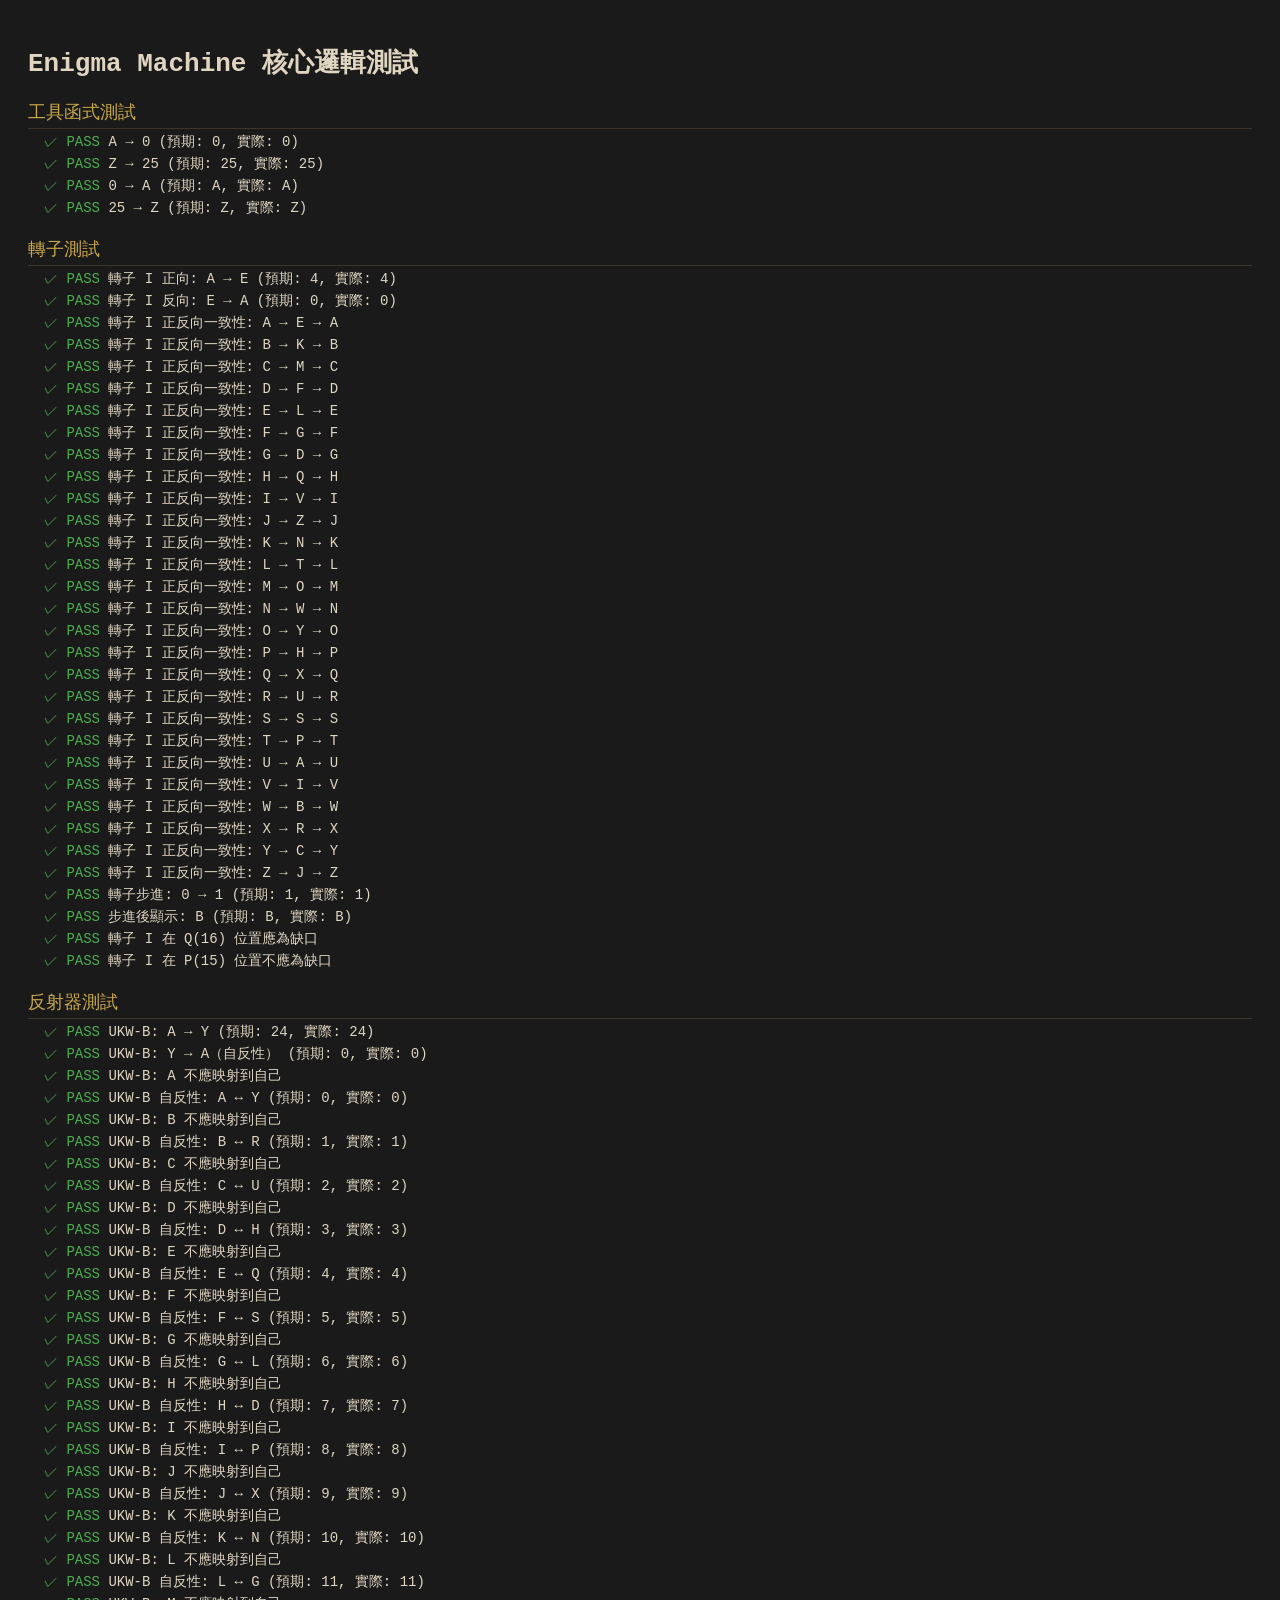
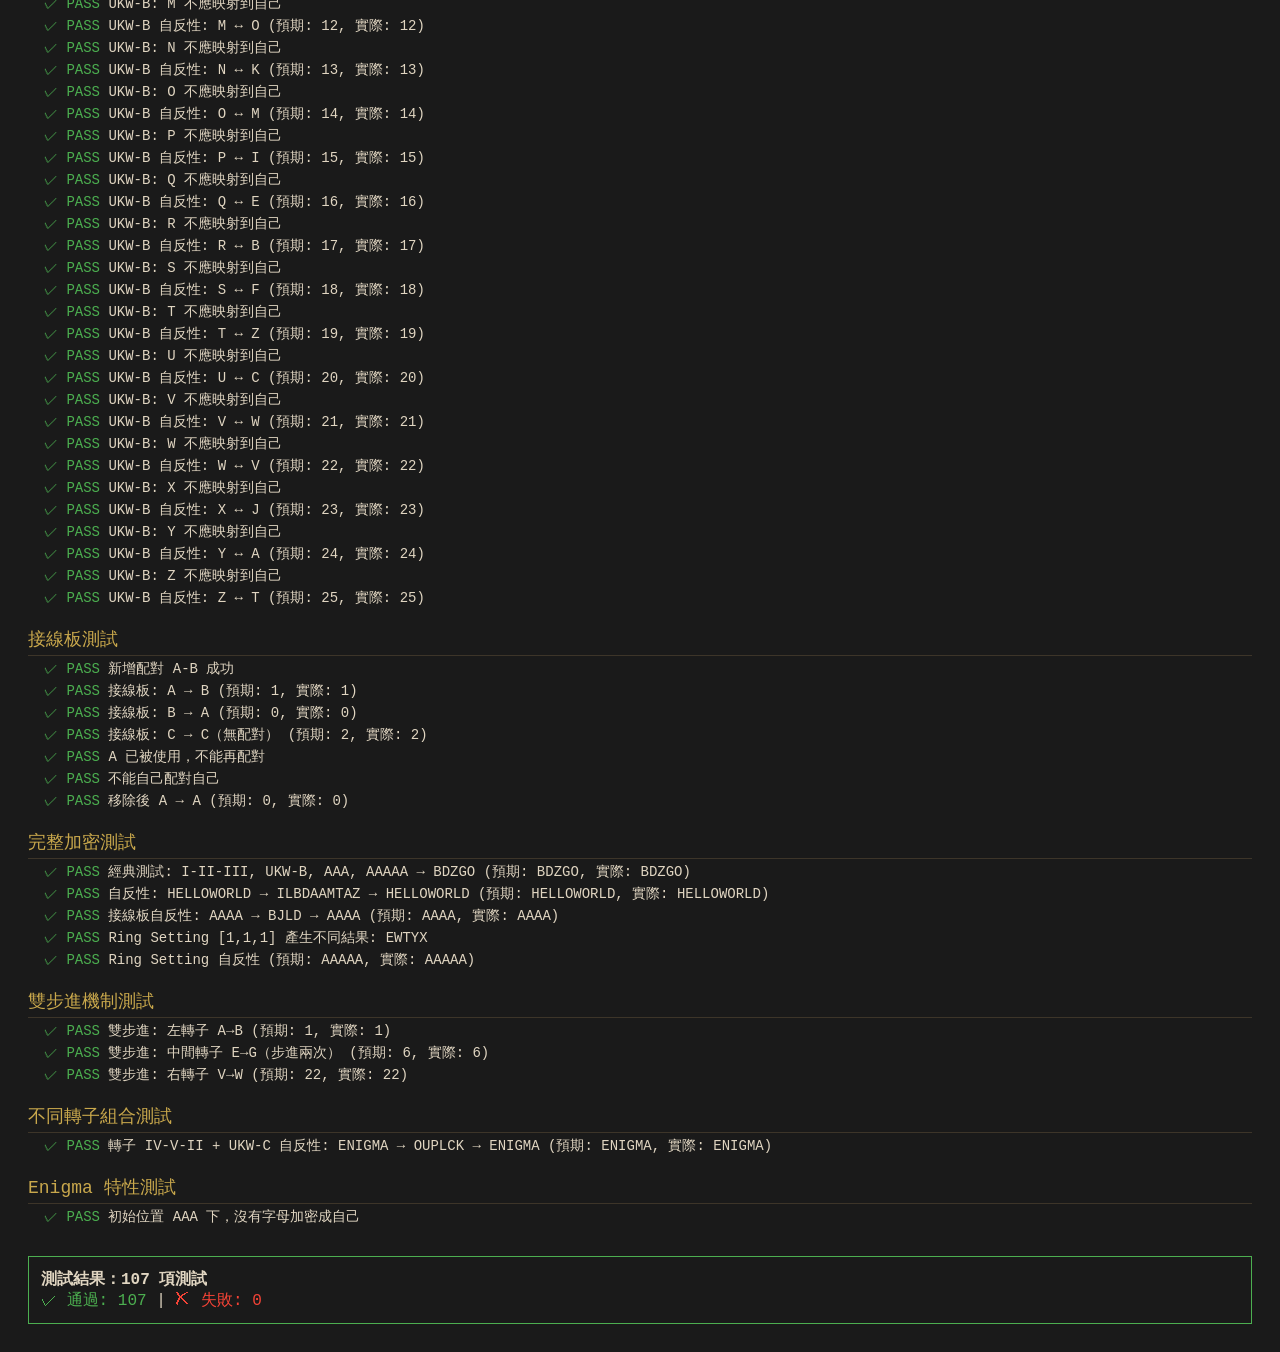
<file: tests/enigma-core.test.html>
<!DOCTYPE html>
<html lang="zh-TW">
<head>
    <meta charset="UTF-8">
    <title>Enigma Machine 核心邏輯測試</title>
    <style>
        body { font-family: monospace; padding: 20px; background: #1a1a1a; color: #e0d5c1; }
        .pass { color: #4caf50; }
        .fail { color: #f44336; }
        .section { margin-top: 20px; font-size: 18px; color: #c9a84c; border-bottom: 1px solid #3d3529; padding-bottom: 4px; }
        .result { margin: 4px 0 4px 16px; font-size: 14px; }
        #summary { margin-top: 30px; font-size: 16px; padding: 12px; border: 1px solid #3d3529; }
    </style>
</head>
<body>
    <h1>Enigma Machine 核心邏輯測試</h1>
    <div id="output"></div>
    <div id="summary"></div>

    <script type="module">
        import { Rotor } from '../src/js/enigma/rotor.js';
        import { Reflector } from '../src/js/enigma/reflector.js';
        import { Plugboard } from '../src/js/enigma/plugboard.js';
        import { EnigmaMachine } from '../src/js/enigma/enigma-machine.js';
        import { letterToIndex, indexToLetter } from '../src/js/enigma/constants.js';

        const output = document.getElementById('output');
        const summary = document.getElementById('summary');
        let passed = 0;
        let failed = 0;

        function section(name) {
            const el = document.createElement('div');
            el.className = 'section';
            el.textContent = name;
            output.appendChild(el);
        }

        function assert(condition, message) {
            const el = document.createElement('div');
            el.className = 'result';
            if (condition) {
                el.innerHTML = `<span class="pass">✓ PASS</span> ${message}`;
                passed++;
            } else {
                el.innerHTML = `<span class="fail">✗ FAIL</span> ${message}`;
                failed++;
            }
            output.appendChild(el);
        }

        function assertEqual(actual, expected, message) {
            assert(actual === expected, `${message} (預期: ${expected}, 實際: ${actual})`);
        }

        // ===== 測試 letterToIndex / indexToLetter =====
        section('工具函式測試');
        assertEqual(letterToIndex('A'), 0, 'A → 0');
        assertEqual(letterToIndex('Z'), 25, 'Z → 25');
        assertEqual(indexToLetter(0), 'A', '0 → A');
        assertEqual(indexToLetter(25), 'Z', '25 → Z');

        // ===== 測試轉子 =====
        section('轉子測試');

        // 轉子 I，位置 A(0)，環設定 0
        const rotor1 = new Rotor('I', 0, 0);
        // A(0) 正向通過轉子 I → E(4)
        assertEqual(rotor1.forward(0), 4, '轉子 I 正向: A → E');
        // E(4) 反向通過轉子 I → A(0)（反向映射）
        assertEqual(rotor1.backward(4), 0, '轉子 I 反向: E → A');

        // 測試正反向一致性
        for (let i = 0; i < 26; i++) {
            const fwd = rotor1.forward(i);
            const bwd = rotor1.backward(fwd);
            assert(bwd === i, `轉子 I 正反向一致性: ${indexToLetter(i)} → ${indexToLetter(fwd)} → ${indexToLetter(bwd)}`);
        }

        // 測試步進
        const rotor2 = new Rotor('I', 0, 0);
        rotor2.step();
        assertEqual(rotor2.position, 1, '轉子步進: 0 → 1');
        assertEqual(rotor2.getDisplayLetter(), 'B', '步進後顯示: B');

        // 測試缺口
        const rotorNotch = new Rotor('I', 0, 16); // Q = 16
        assert(rotorNotch.isAtNotch(), '轉子 I 在 Q(16) 位置應為缺口');
        const rotorNoNotch = new Rotor('I', 0, 15);
        assert(!rotorNoNotch.isAtNotch(), '轉子 I 在 P(15) 位置不應為缺口');

        // ===== 測試反射器 =====
        section('反射器測試');

        const reflectorB = new Reflector('UKW-B');
        // UKW-B: A→Y
        assertEqual(reflectorB.reflect(0), 24, 'UKW-B: A → Y');
        // 自反性：Y→A
        assertEqual(reflectorB.reflect(24), 0, 'UKW-B: Y → A（自反性）');

        // 所有反射都是配對的
        for (let i = 0; i < 26; i++) {
            const reflected = reflectorB.reflect(i);
            assert(reflected !== i, `UKW-B: ${indexToLetter(i)} 不應映射到自己`);
            assertEqual(reflectorB.reflect(reflected), i,
                `UKW-B 自反性: ${indexToLetter(i)} ↔ ${indexToLetter(reflected)}`);
        }

        // ===== 測試接線板 =====
        section('接線板測試');

        const plugboard = new Plugboard();
        assert(plugboard.addPair('A', 'B'), '新增配對 A-B 成功');
        assertEqual(plugboard.swap(0), 1, '接線板: A → B');
        assertEqual(plugboard.swap(1), 0, '接線板: B → A');
        assertEqual(plugboard.swap(2), 2, '接線板: C → C（無配對）');

        // 不能重複配對
        assert(!plugboard.addPair('A', 'C'), 'A 已被使用，不能再配對');
        assert(!plugboard.addPair('D', 'D'), '不能自己配對自己');

        // 移除配對
        plugboard.removePair('A');
        assertEqual(plugboard.swap(0), 0, '移除後 A → A');

        // ===== 測試完整加密 =====
        section('完整加密測試');

        // 經典測試：轉子 I-II-III，反射器 UKW-B，全部設為 A，無接線板
        // 輸入 AAAAA 應得到 BDZGO
        const machine1 = new EnigmaMachine({
            rotors: ['I', 'II', 'III'],
            reflector: 'UKW-B',
            ringSettings: [0, 0, 0],
            startPositions: [0, 0, 0],
            plugboardPairs: [],
        });
        assertEqual(machine1.encryptText('AAAAA'), 'BDZGO',
            '經典測試: I-II-III, UKW-B, AAA, AAAAA → BDZGO');

        // 自反性測試：加密結果再用相同設定加密應回到原文
        const machine2a = new EnigmaMachine({
            rotors: ['I', 'II', 'III'],
            reflector: 'UKW-B',
            ringSettings: [0, 0, 0],
            startPositions: [0, 0, 0],
            plugboardPairs: [],
        });
        const ciphertext = machine2a.encryptText('HELLOWORLD');

        const machine2b = new EnigmaMachine({
            rotors: ['I', 'II', 'III'],
            reflector: 'UKW-B',
            ringSettings: [0, 0, 0],
            startPositions: [0, 0, 0],
            plugboardPairs: [],
        });
        const decrypted = machine2b.encryptText(ciphertext);
        assertEqual(decrypted, 'HELLOWORLD',
            `自反性: HELLOWORLD → ${ciphertext} → ${decrypted}`);

        // 接線板測試
        const machine3 = new EnigmaMachine({
            rotors: ['I', 'II', 'III'],
            reflector: 'UKW-B',
            ringSettings: [0, 0, 0],
            startPositions: [0, 0, 0],
            plugboardPairs: [['A', 'B'], ['C', 'D']],
        });
        const cipher3 = machine3.encryptText('AAAA');

        const machine3b = new EnigmaMachine({
            rotors: ['I', 'II', 'III'],
            reflector: 'UKW-B',
            ringSettings: [0, 0, 0],
            startPositions: [0, 0, 0],
            plugboardPairs: [['A', 'B'], ['C', 'D']],
        });
        assertEqual(machine3b.encryptText(cipher3), 'AAAA',
            `接線板自反性: AAAA → ${cipher3} → AAAA`);

        // Ring Setting 測試
        const machine4 = new EnigmaMachine({
            rotors: ['I', 'II', 'III'],
            reflector: 'UKW-B',
            ringSettings: [1, 1, 1],
            startPositions: [0, 0, 0],
            plugboardPairs: [],
        });
        const cipher4 = machine4.encryptText('AAAAA');
        // 確認 ring setting 改變結果
        assert(cipher4 !== 'BDZGO',
            `Ring Setting [1,1,1] 產生不同結果: ${cipher4}`);

        // Ring Setting 自反性
        const machine4b = new EnigmaMachine({
            rotors: ['I', 'II', 'III'],
            reflector: 'UKW-B',
            ringSettings: [1, 1, 1],
            startPositions: [0, 0, 0],
            plugboardPairs: [],
        });
        assertEqual(machine4b.encryptText(cipher4), 'AAAAA',
            'Ring Setting 自反性');

        // ===== 雙步進測試 =====
        section('雙步進機制測試');

        // 設定右轉子在缺口位置前一步，中間轉子在缺口位置
        // 轉子 III 缺口在 V(21)，轉子 II 缺口在 E(4)
        const machine5 = new EnigmaMachine({
            rotors: ['I', 'II', 'III'],
            reflector: 'UKW-B',
            ringSettings: [0, 0, 0],
            startPositions: [0, 4, 21], // 左=A, 中=E(缺口), 右=V(缺口)
            plugboardPairs: [],
        });

        // 按一次鍵：右轉子在缺口 V → 中間步進；中間在缺口 E → 左步進 + 中間雙步進
        // 結果：右 V→W, 中 E→G(步進兩次), 左 A→B
        machine5.encryptLetter('A');
        const pos5 = machine5.getRotorPositions();
        assertEqual(pos5[0], 1, '雙步進: 左轉子 A→B');
        assertEqual(pos5[1], 6, '雙步進: 中間轉子 E→G（步進兩次）');
        assertEqual(pos5[2], 22, '雙步進: 右轉子 V→W');

        // 不同轉子組合測試
        section('不同轉子組合測試');

        const machine6 = new EnigmaMachine({
            rotors: ['IV', 'V', 'II'],
            reflector: 'UKW-C',
            ringSettings: [5, 10, 15],
            startPositions: [10, 20, 5],
            plugboardPairs: [['A', 'Z'], ['B', 'Y']],
        });
        const cipher6 = machine6.encryptText('ENIGMA');

        const machine6b = new EnigmaMachine({
            rotors: ['IV', 'V', 'II'],
            reflector: 'UKW-C',
            ringSettings: [5, 10, 15],
            startPositions: [10, 20, 5],
            plugboardPairs: [['A', 'Z'], ['B', 'Y']],
        });
        assertEqual(machine6b.encryptText(cipher6), 'ENIGMA',
            `轉子 IV-V-II + UKW-C 自反性: ENIGMA → ${cipher6} → ENIGMA`);

        // 字母不會加密成自己（Enigma 特性）
        section('Enigma 特性測試');

        const machine7 = new EnigmaMachine({
            rotors: ['I', 'II', 'III'],
            reflector: 'UKW-B',
            ringSettings: [0, 0, 0],
            startPositions: [0, 0, 0],
            plugboardPairs: [],
        });

        let selfEncrypted = false;
        for (let i = 0; i < 26; i++) {
            const letter = indexToLetter(i);
            // 每次測試需要新的 machine 避免轉子步進影響
            const m = new EnigmaMachine({
                rotors: ['I', 'II', 'III'],
                reflector: 'UKW-B',
                ringSettings: [0, 0, 0],
                startPositions: [0, 0, 0],
                plugboardPairs: [],
            });
            const result = m.encryptLetter(letter);
            if (result === letter) {
                selfEncrypted = true;
                break;
            }
        }
        assert(!selfEncrypted, '初始位置 AAA 下，沒有字母加密成自己');

        // ===== 顯示摘要 =====
        const total = passed + failed;
        summary.innerHTML = `
            <strong>測試結果：${total} 項測試</strong><br>
            <span class="pass">✓ 通過: ${passed}</span> |
            <span class="fail">✗ 失敗: ${failed}</span>
        `;
        summary.style.borderColor = failed === 0 ? '#4caf50' : '#f44336';
    </script>
</body>
</html>
</file>
